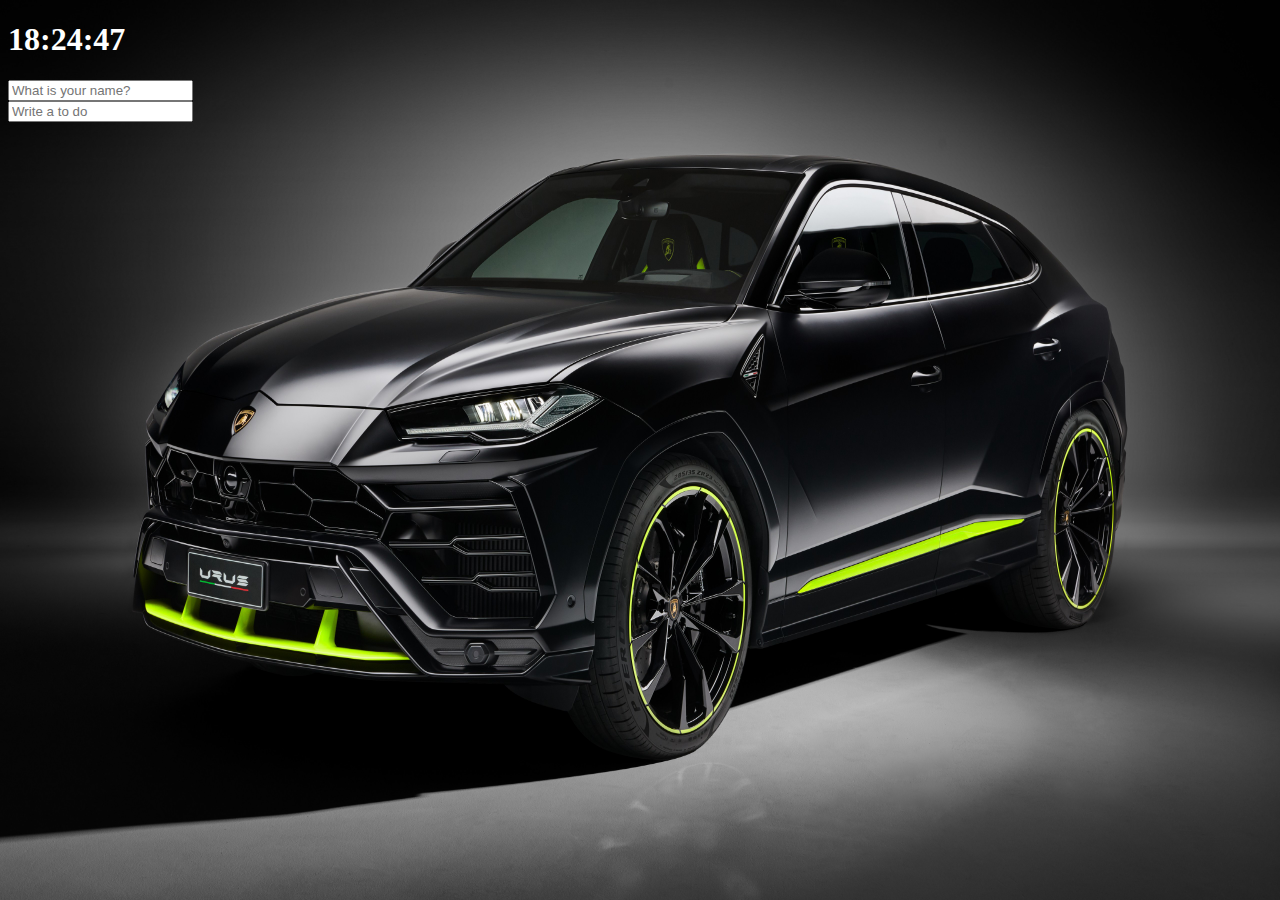
<file: index.html>
<!DOCTYPE html>
<html>
  <head>
    <link rel="stylesheet" href="index.css" />
    <title>Index</title>
    <meta charset="UTF-8" />
  </head>

  <body>
    <div class="js-clock">
      <h1>000000</h1>
    </div>
    <form class="js-form form">
      <input type="text" placeholder="What is your name?" />
    </form>

    <h4 class="js-greetings greeting"></h4>
    <form class="js-toDoForm">
      <input type="text" placeholder="Write a to do" />
    </form>
    <ul class="js-toDoList"></ul>
    <span class="js-weather"></span>
    <script src="index.js"></script>
    <script src="greeting.js"></script>
    <script src="clock.js"></script>
    <script src="todo.js"></script>
    <script src="bg.js"></script>
    <script src="weather.js"></script>
  </body>
</html>
</file>
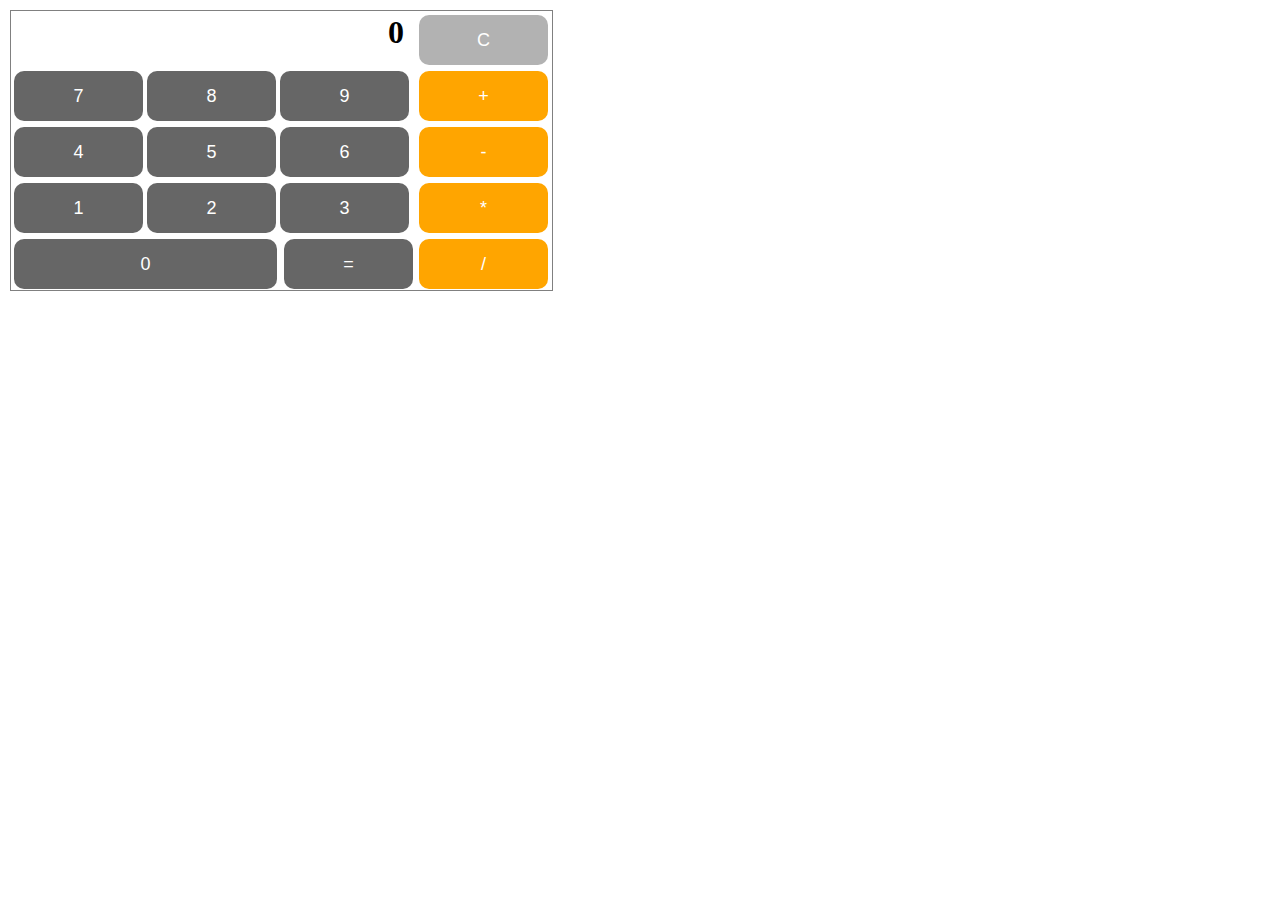
<file: calculator.html>
<!DOCTYPE html>
<html lang="en">
  <head>
    <link rel="stylesheet" href="calculator.css" />
    <meta charset="UTF-8" />
    <meta name="viewport" content="width=device-width, initial-scale=1.0" />
    <title>Document</title>
  </head>
  <body>
    <div class="num">
      <div class="header">
        <h1 class="js-cal"></h1>
      </div>
      <form class="js-num">
        <input type="button" value="7" class="num-btn" />
        <input type="button" value="8" class="num-btn" />
        <input type="button" value="9" class="num-btn" />
        <input type="button" value="4" class="num-btn" />
        <input type="button" value="5" class="num-btn" />
        <input type="button" value="6" class="num-btn" />
        <input type="button" value="1" class="num-btn" />
        <input type="button" value="2" class="num-btn" />
        <input type="button" value="3" class="num-btn" />
        <input type="button" value="0" class="num-btn zero" />
      </form>
    </div>

    <div class="js-operation">
      <input type="button" value="C" class="reset" />
      <input type="button" value="+" class="tomato" />
      <input type="button" value="-" class="tomato" />
      <input type="button" value="*" class="tomato" />
      <input type="button" value="/" class="tomato" />
    </div>
    <input type="button" value="=" class="js-equal" />
    <script src="calculator.js"></script>
  </body>
</html>
</file>
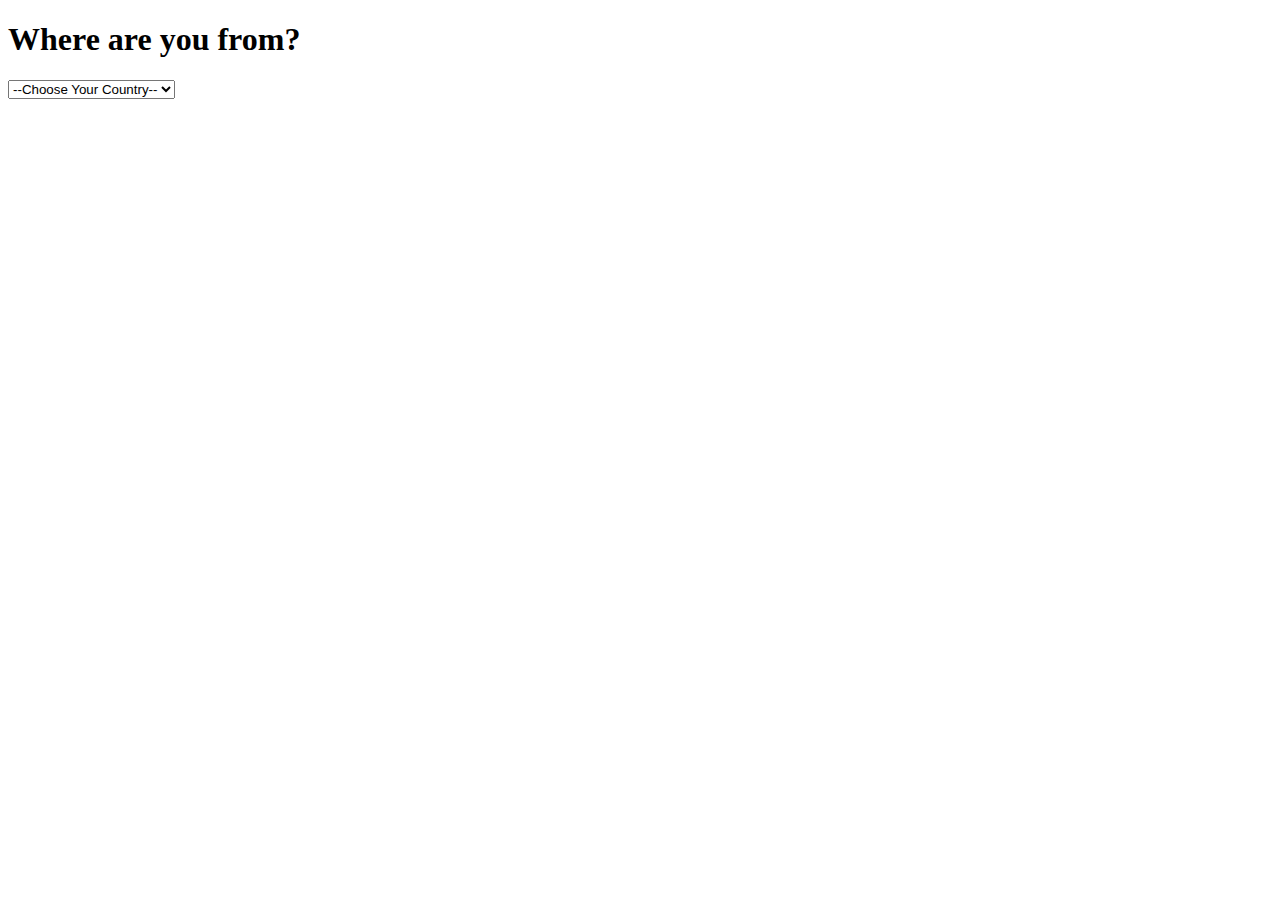
<file: country.html>
<!DOCTYPE html>
<html lang="en">
  <head>
    <meta charset="UTF-8" />
    <meta name="viewport" content="width=device-width, initial-scale=1.0" />
    <title>Country</title>
  </head>
  <body>
    <h1>Where are you from?</h1>
    <select>
      <option value="">--Choose Your Country--</option>
      <option value="Korea">Korea</option>
      <option value="China">China</option>
      <option value="Japan">Japan</option>
      <option value="Vietnam">Vietnam</option>
    </select>
    <script src="country.js"></script>
  </body>
</html>
</file>
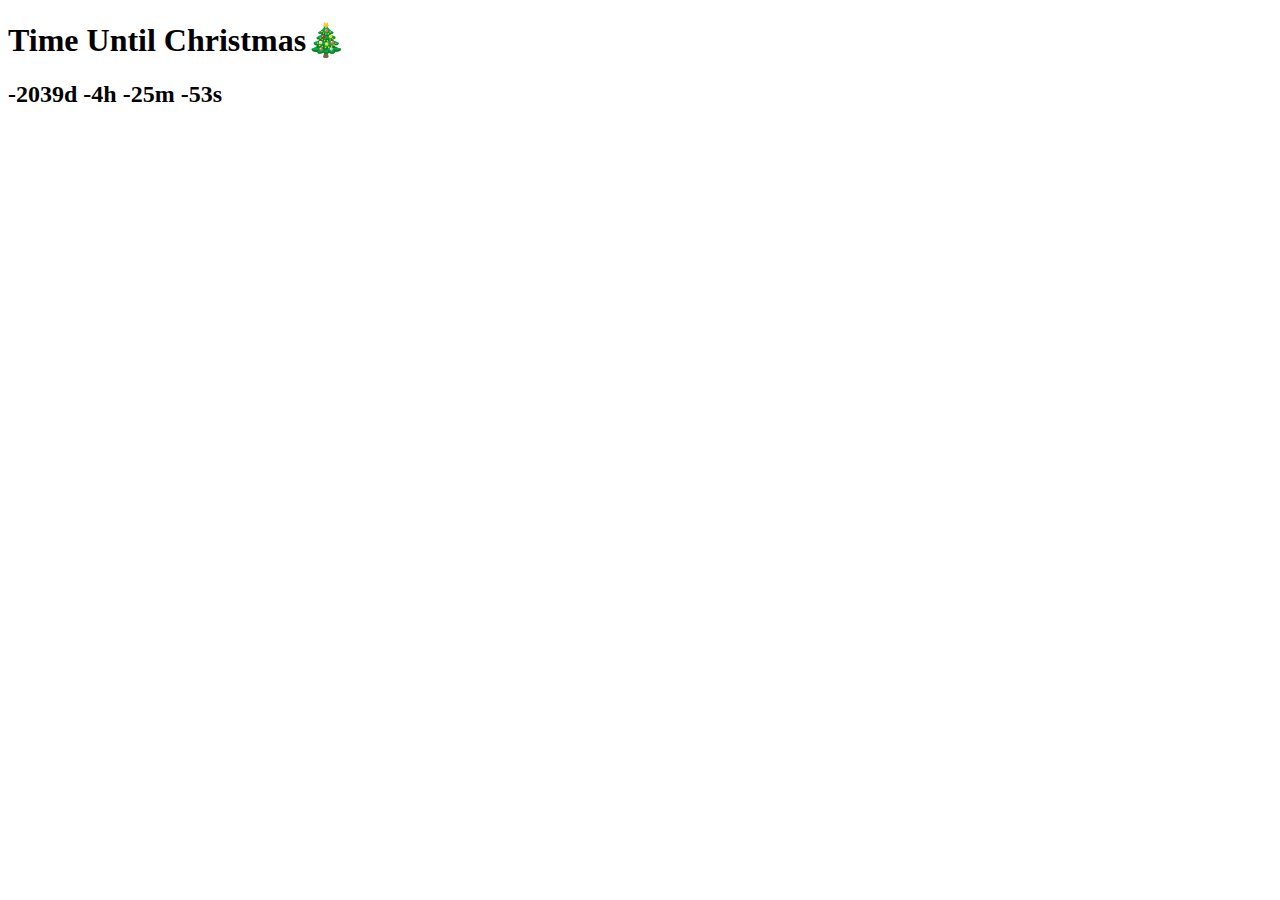
<file: d_clock.html>
<!DOCTYPE html>
<html lang="en">
  <head>
    <meta charset="UTF-8" />
    <meta name="viewport" content="width=device-width, initial-scale=1.0" />
    <title>Document</title>
  </head>
  <body>
    <h1>Time Until Christmas🎄</h1>
    <h2 class="js-clock"></h2>
    <script src="d-clock.js"></script>
  </body>
</html>
</file>
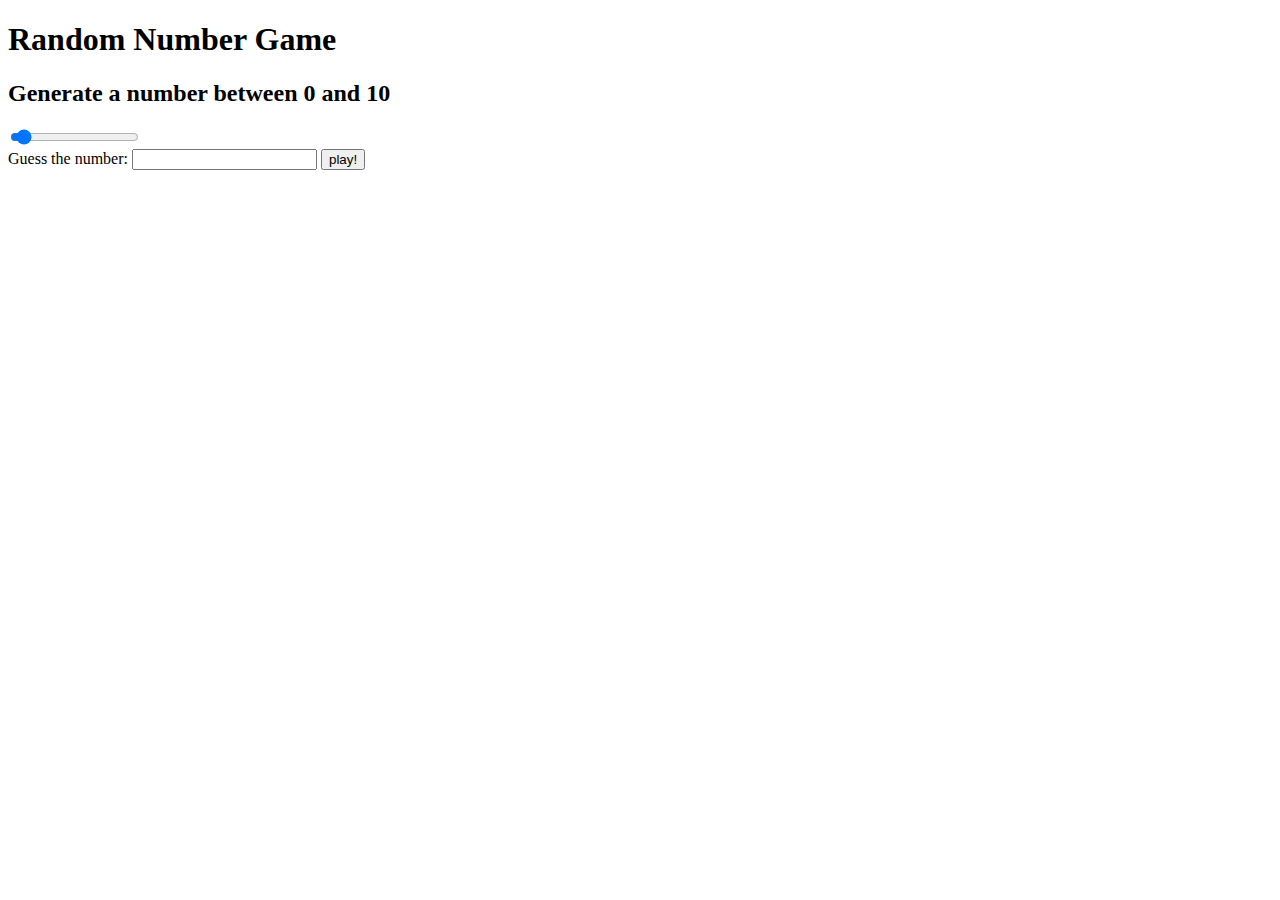
<file: number-game.html>
<!DOCTYPE html>
<html lang="en">
  <head>
    <meta charset="UTF-8" />
    <meta name="viewport" content="width=device-width, initial-scale=1.0" />
    <title>number-game</title>
  </head>
  <body>
    <h1>Random Number Game</h1>
    <h2 class="js-guide">Generate a number between 0 and 10</h2>
    <div>
      <input
        type="range"
        min="0"
        max="200"
        value="10"
        step="5"
        class="js-range"
      />
    </div>
    <div>
      <span>Guess the number: </span>
      <input type="number" class="js-pred" />
      <input type="button" value="play!" class="btn" />
    </div>
    <div class="js-summary"></div>
    <h3 class="js-result"></h3>
    <script src="number-game.js"></script>
  </body>
</html>
</file>
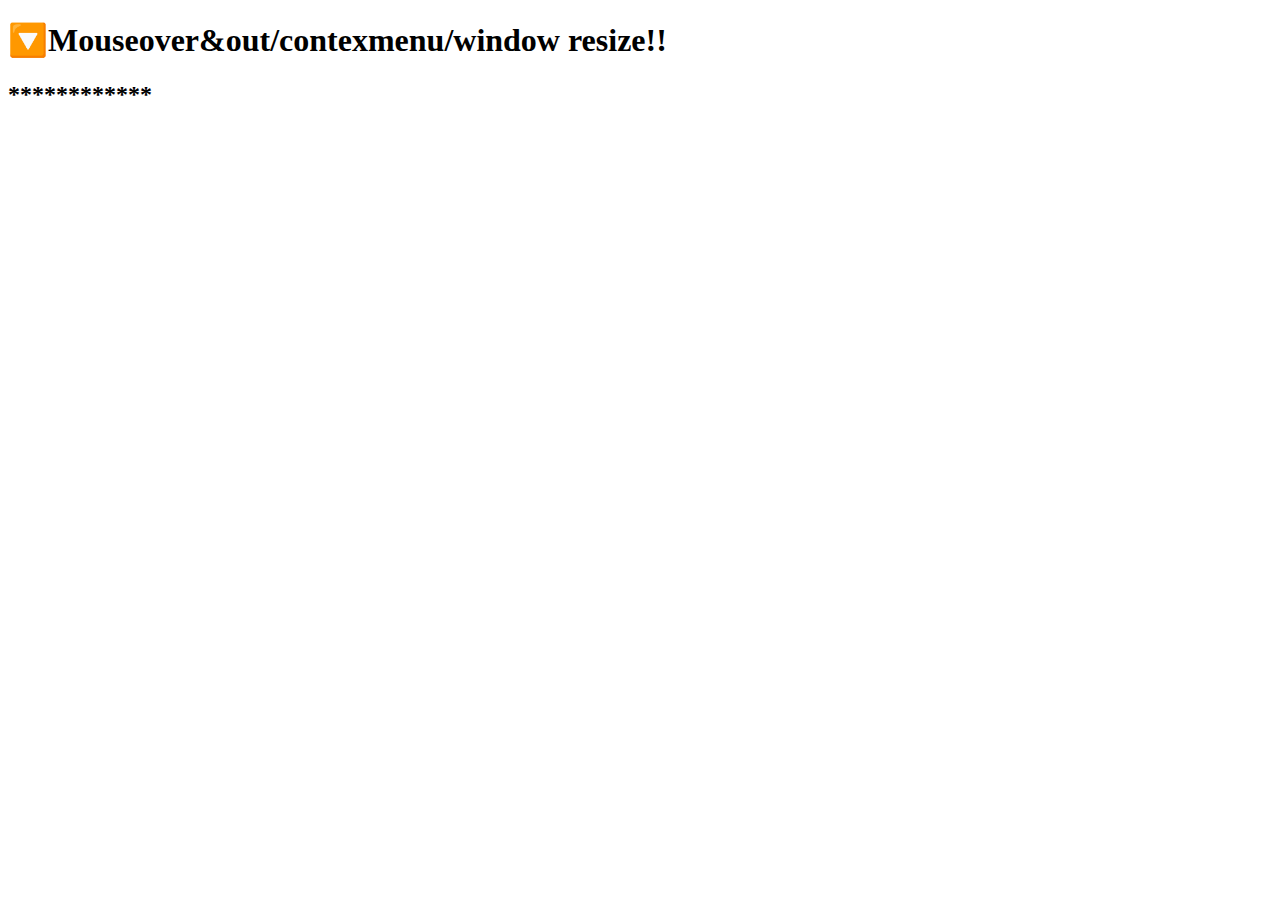
<file: review_1.html>
<!DOCTYPE html>
<html lang="en">
  <head>
    <meta charset="UTF-8" />
    <meta name="viewport" content="width=device-width, initial-scale=1.0" />
    <title>Document</title>
  </head>
  <body>
    <h1>🔽Mouseover&out/contexmenu/window resize!!</h1>
    <h2>************</h2>
    <script src="review_1.js"></script>
  </body>
</html>
</file>
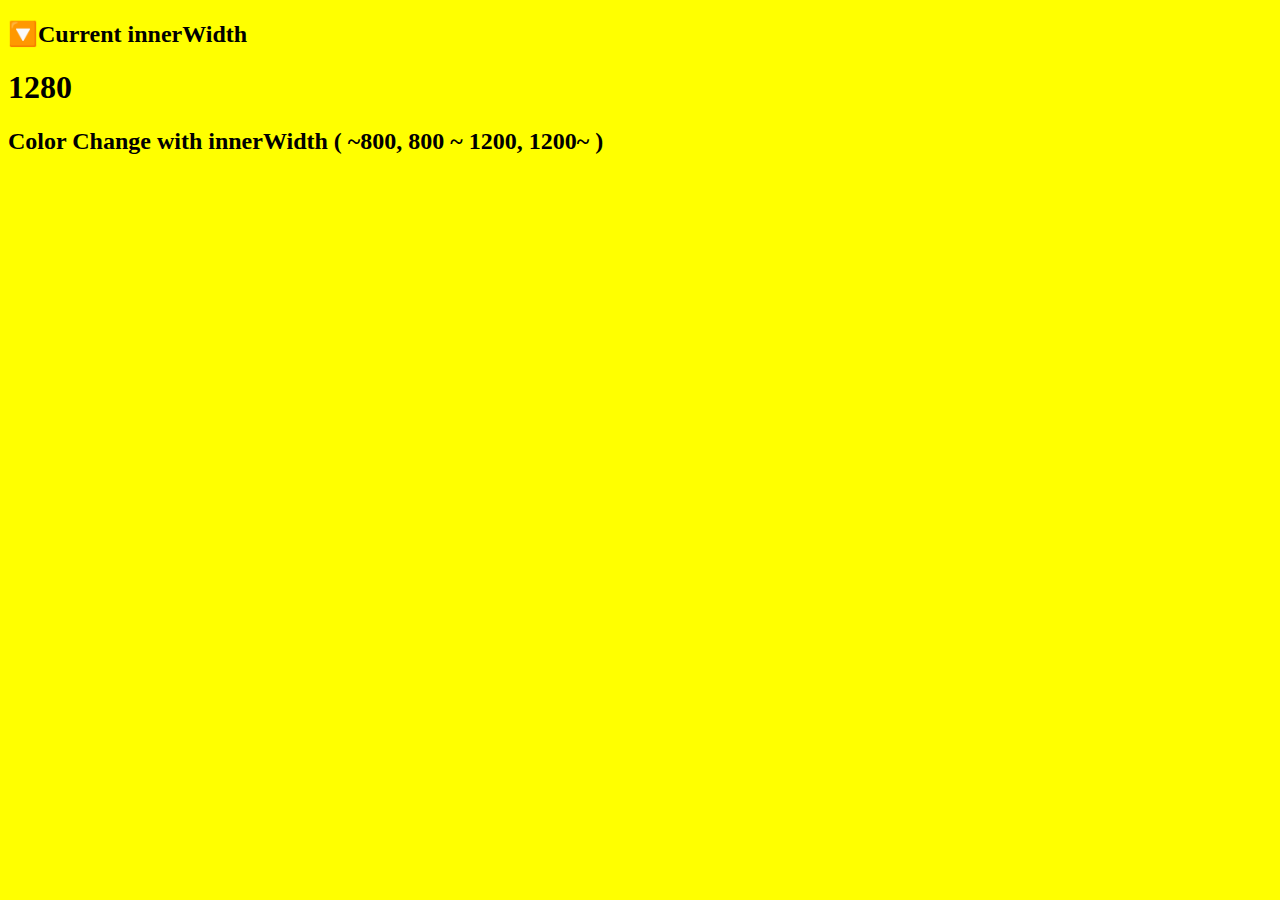
<file: review_2.html>
<!DOCTYPE html>
<html lang="en">
  <head>
    <meta charset="UTF-8" />
    <meta name="viewport" content="width=device-width, initial-scale=1.0" />
    <title>Document</title>
  </head>
  <body>
    <h2>🔽Current innerWidth</h2>
    <h1></h1>
    <h2>Color Change with innerWidth ( ~800, 800 ~ 1200, 1200~ )</h2>
    <script src="review_2.js"></script>
  </body>
</html>
</file>
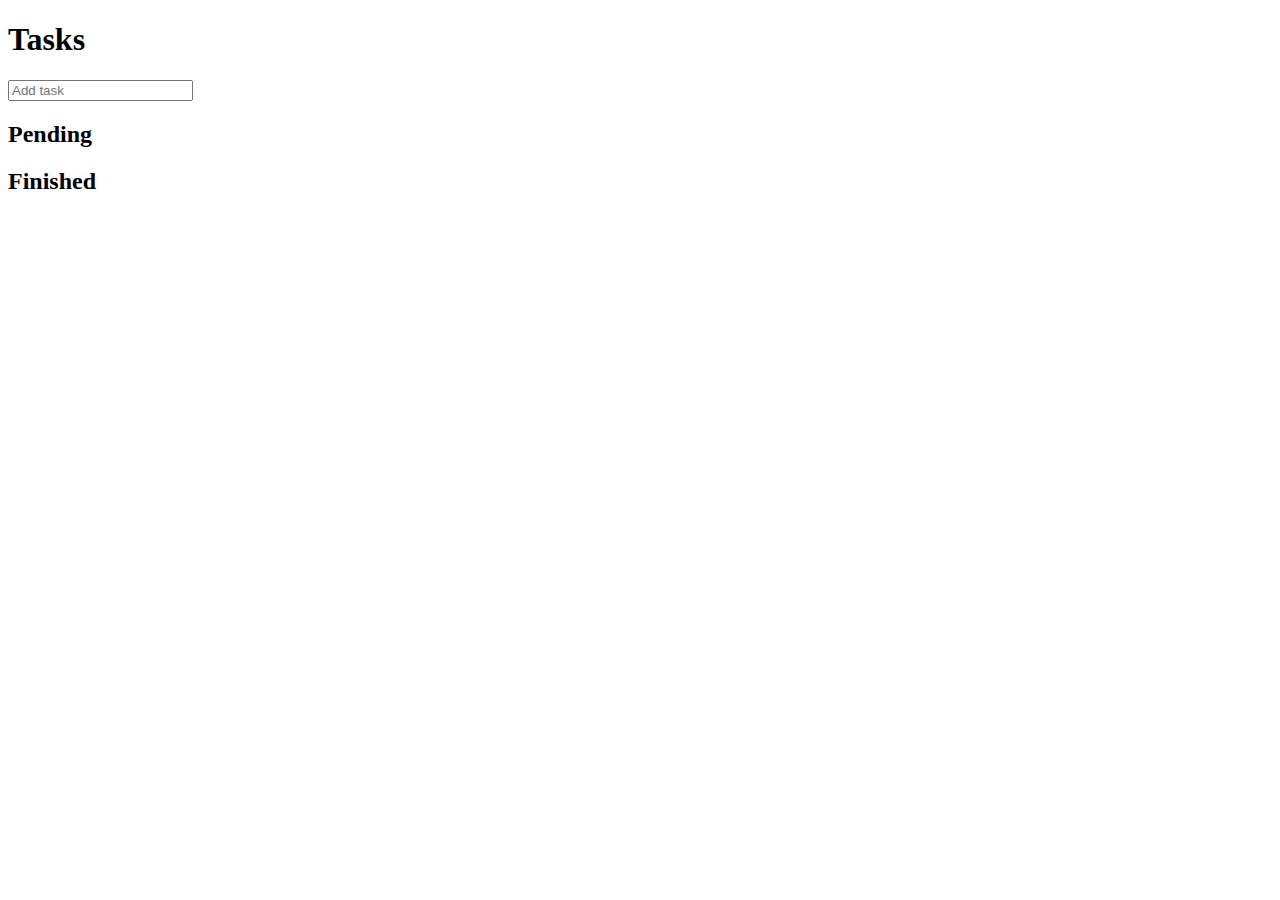
<file: todolist.html>
<!DOCTYPE html>
<html>
  <head>
    <title>todolist</title>
    <meta charset="UTF-8" />
  </head>

  <body>
    <h1>Tasks</h1>
    <form class="js-toDoForm">
      <input type="text" placeholder="Add task" />
    </form>
    <h2>Pending</h2>
    <ul class="js-pending"></ul>
    <h2>Finished</h2>
    <ul class="js-finished"></ul>

    <script src="todolist.js"></script>
  </body>
</html>
</file>
<file: index.css>
body {
  color: white;
  background-color: #2c3e50;
}

.button {
  cursor: pointer;
}

h2 {
  color: #34495e;
  transition: color 0.5s ease-in-out;
}

.clicked {
  color: #7f8c8d;
}

.form,
.greeting {
  display: none;
}

.showing {
  display: block;
}

@keyframes fadeIn {
  from {
    opacity: 0;
  }
  to {
    opacity: 1;
  }
}

.bgImage {
  position: absolute;
  top: 0;
  left: 0;
  height: 100%;
  width: 100%;
  z-index: -1;
  animation: fadeIn 0.5s linear;
}
</file>
<file: calculator.css>
body {
  width: 543px;
  height: 281px;
  border: 1px solid gray;
  margin: 10px;
  padding: 3px;
  box-sizing: border-box;
  position: relative;
}

input {
  color: white;
  font-size: 18px;
  border: none;
  border-radius: 10px;
  background-color: rgba(0, 0, 0, 0.6);
}

input:focus {
  outline: none;
}

h1 {
  z-index: -1;
  text-align: end;
  margin: 0;
  background-color: white;
  border-radius: 10px;
  padding: 0 10px;
  box-sizing: border-box;
  white-space: pre;
}

.js-cal {
  width: 400px;
  height: 51px;
  margin-bottom: 3px;
}

.num {
  width: 400px;
  height: 273px;
}

.num-btn {
  width: 129px;
  height: 50px;
  margin: 3px 0;
  padding: 0;
}

.zero {
  width: 263px;
}

.js-operation {
  height: 274px;
  width: 100px;
  position: absolute;
  left: 408px;
  top: 4px;
}

.js-operation input {
  width: 129px;
  height: 50px;
  margin-bottom: 6px;
}

.tomato {
  background-color: orange;
}

.js-equal {
  background-color: rgba(0, 0, 0, 0.6);
  width: 129px;
  height: 50px;
  position: absolute;
  bottom: 1px;
  left: 273px;
}

.reset {
  background-color: rgba(0, 0, 0, 0.3);
}
</file>
